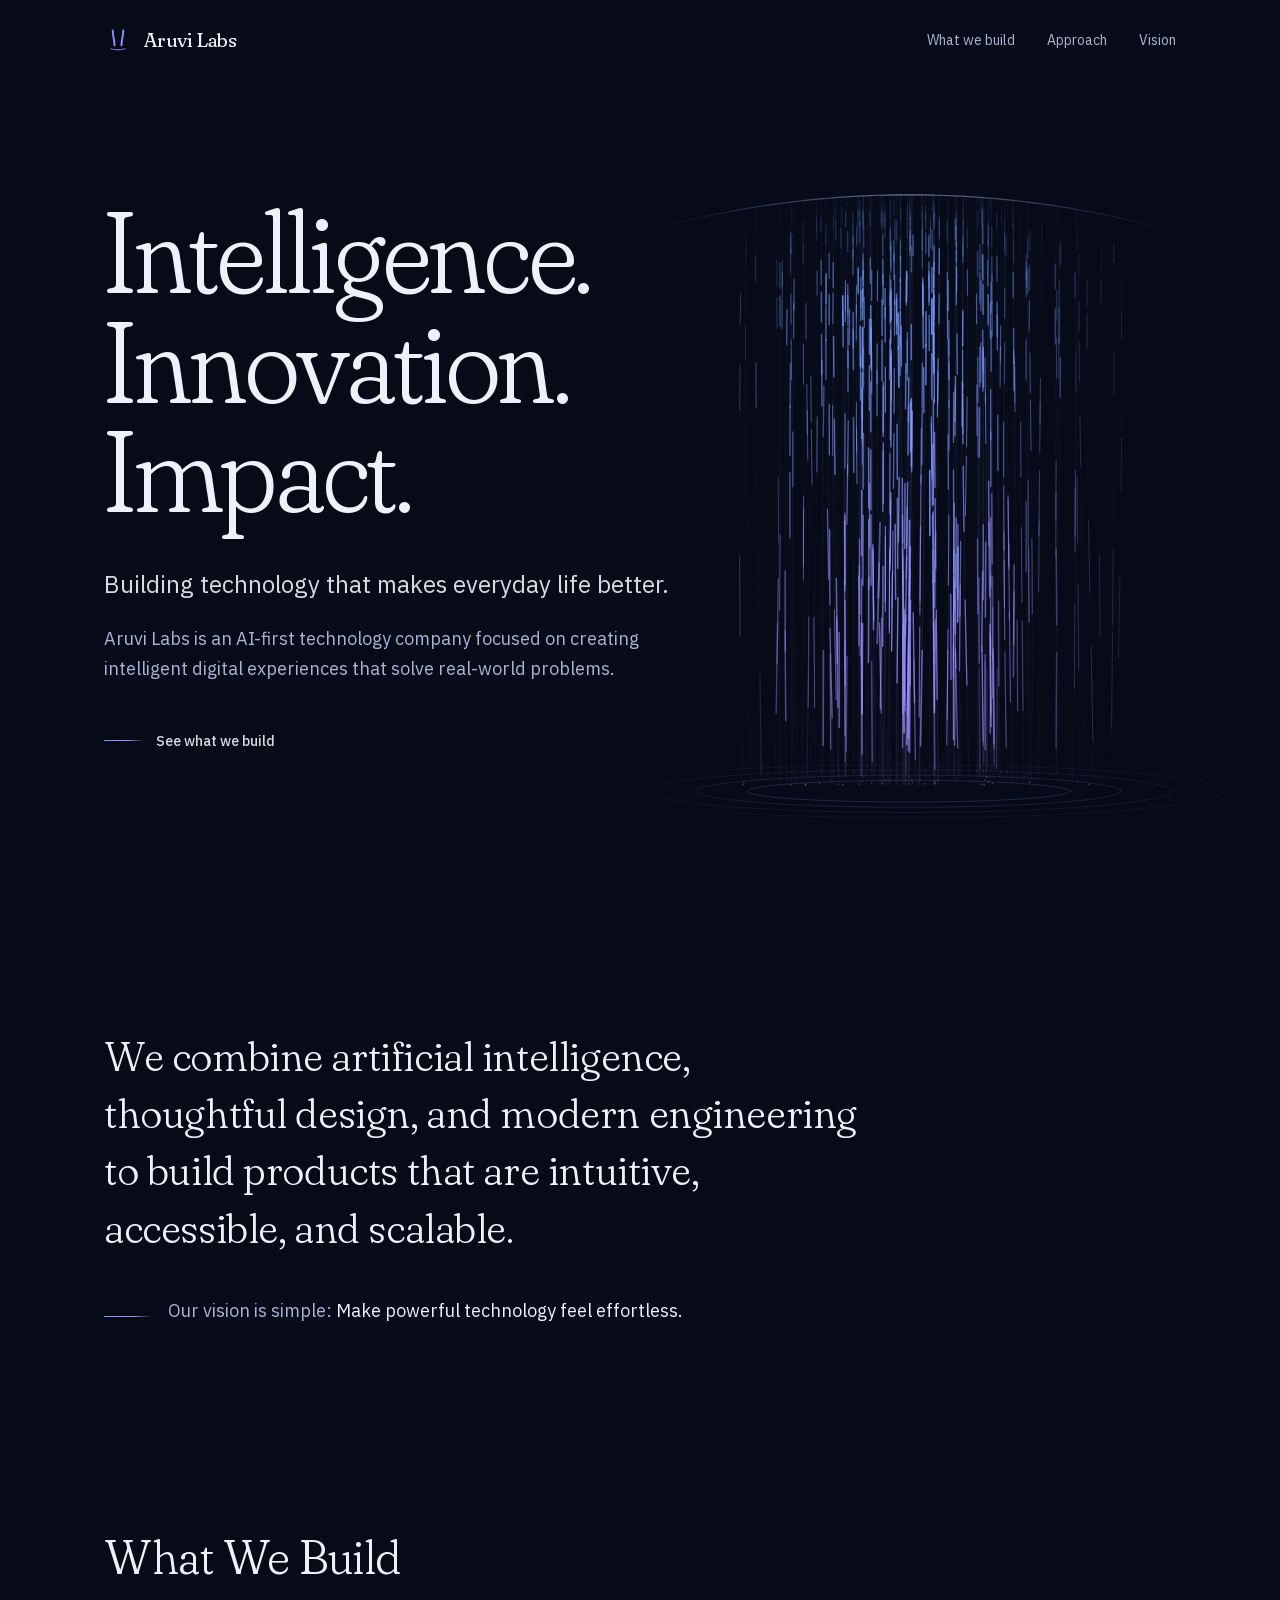
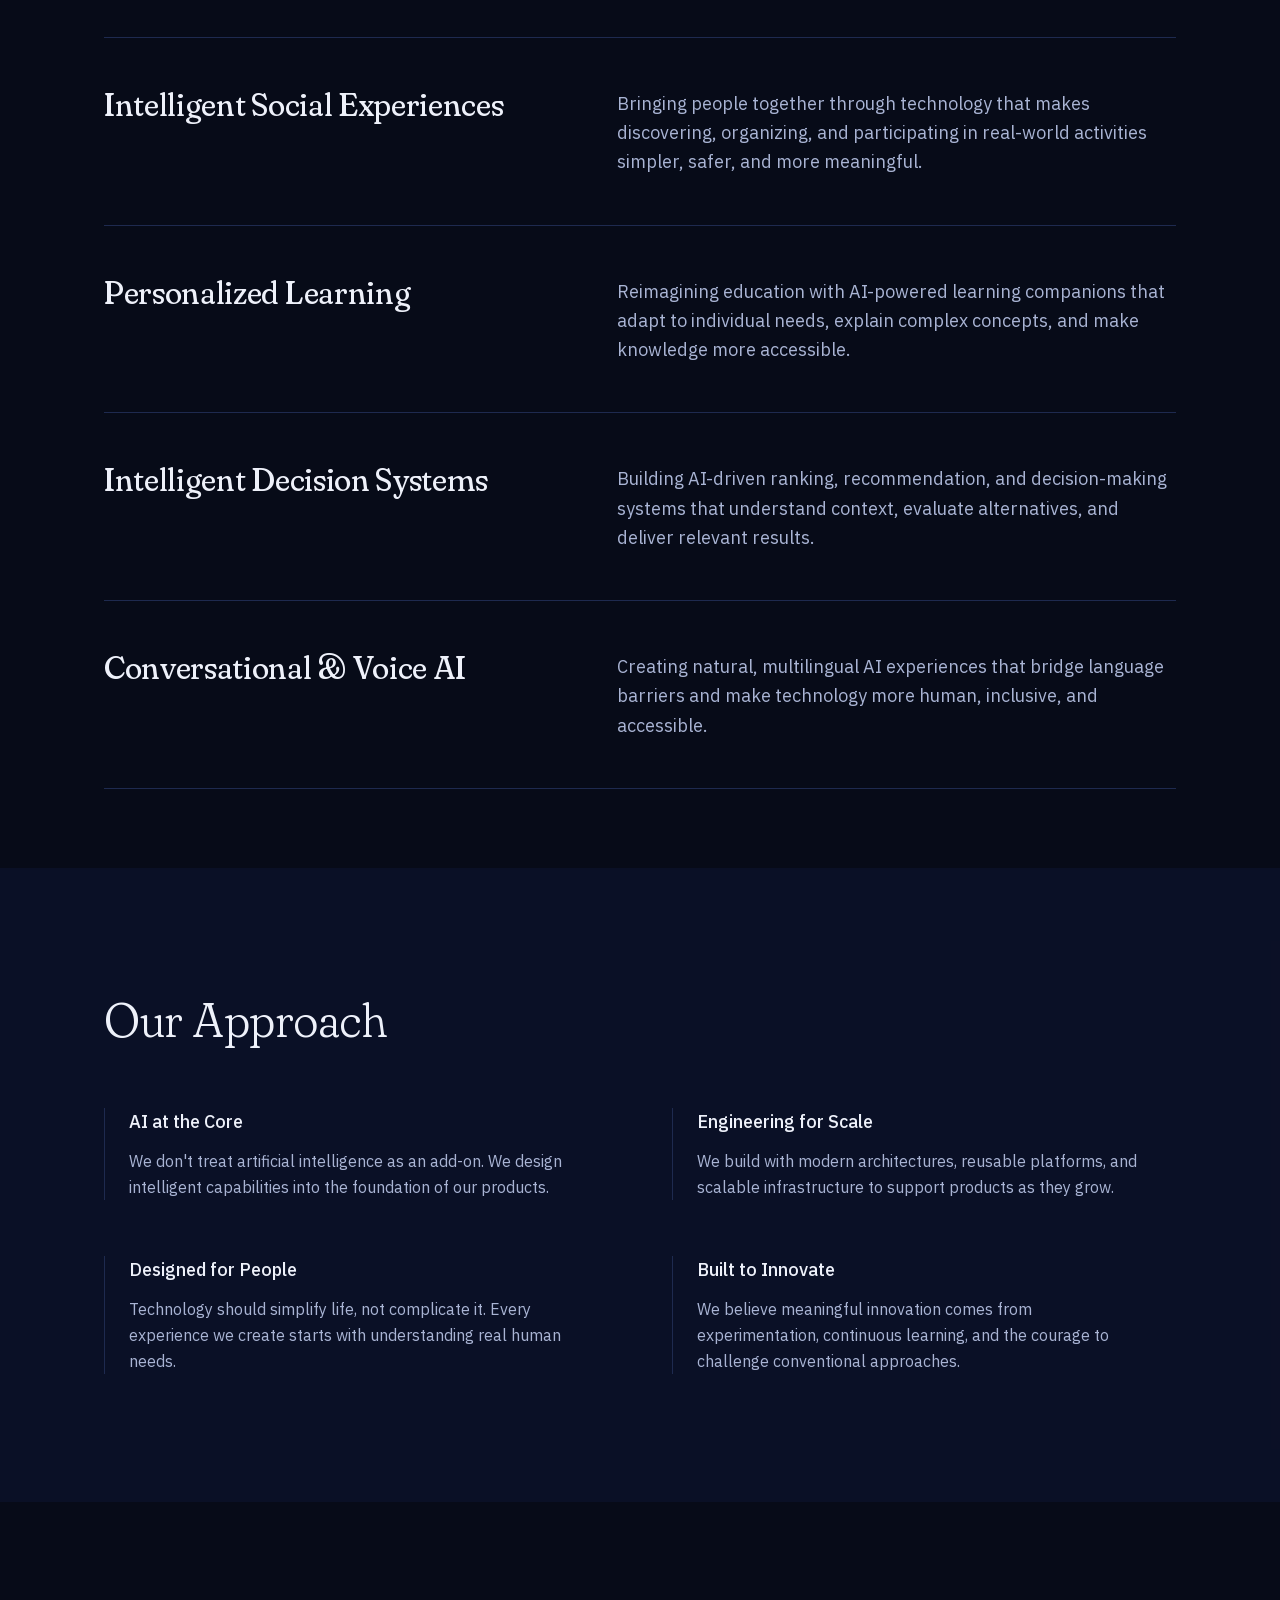
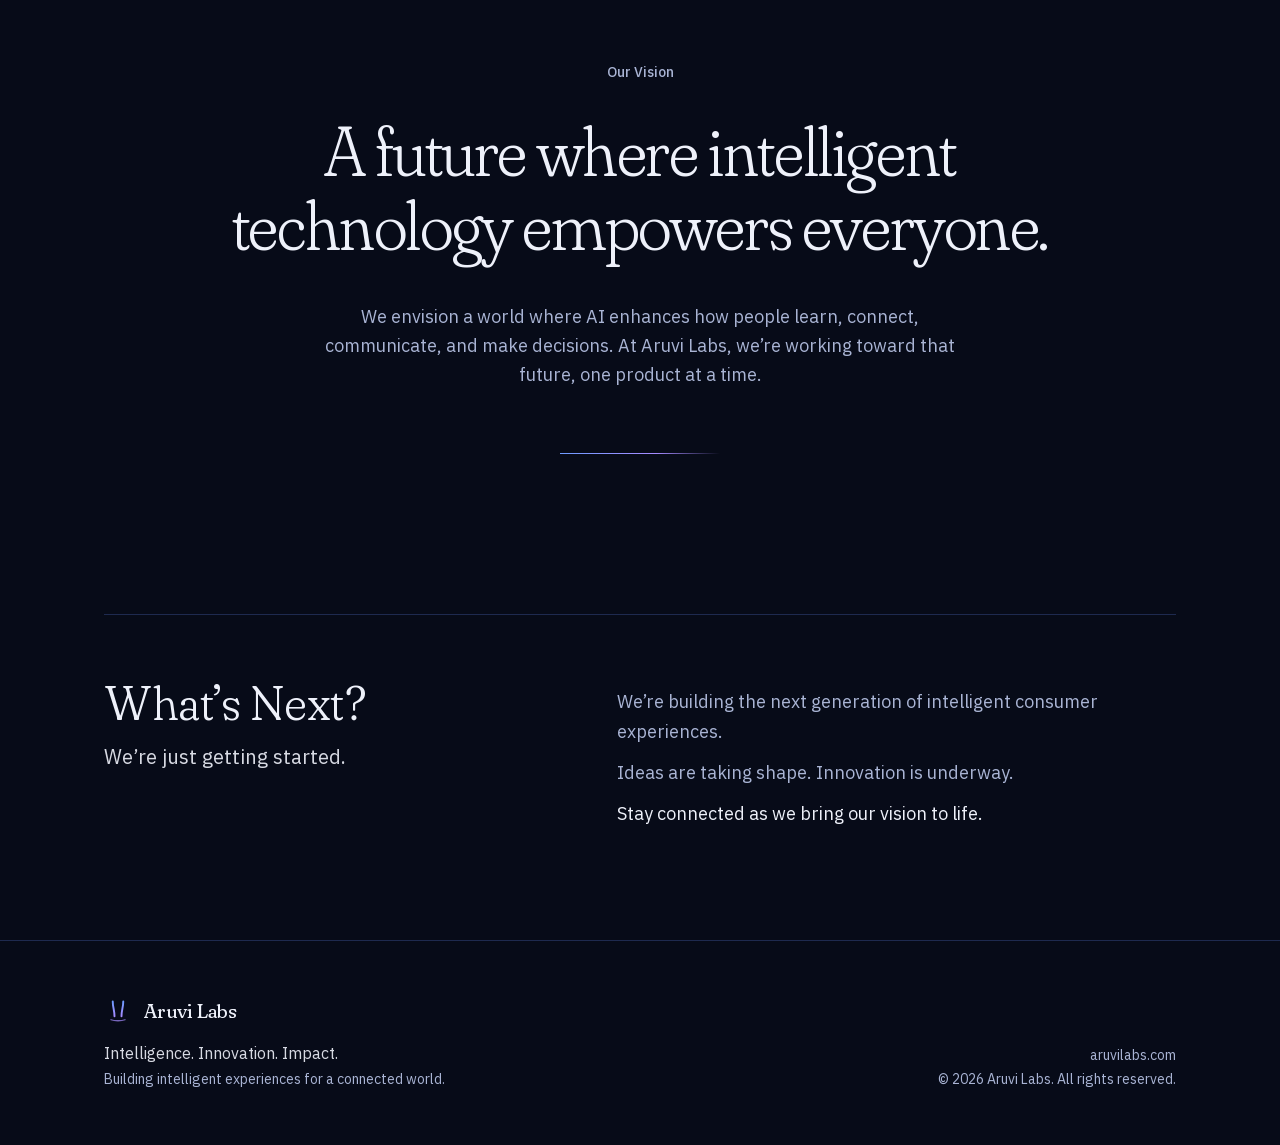
<file: index.html>
<!DOCTYPE html><!--7hg9rav08QokSFURAmdl7--><html lang="en" class="__variable_d8265e __variable_987bfa"><head><meta charSet="utf-8"/><meta name="viewport" content="width=device-width, initial-scale=1"/><link rel="preload" href="/_next/static/media/26d4368bf94c0ec4-s.p.woff2" as="font" crossorigin="" type="font/woff2"/><link rel="preload" href="/_next/static/media/26dc4a78f0c7af7f-s.p.woff2" as="font" crossorigin="" type="font/woff2"/><link rel="stylesheet" href="/_next/static/css/ef39be30e85f7b3c.css" data-precedence="next"/><link rel="preload" as="script" fetchPriority="low" href="/_next/static/chunks/webpack-ab7f53c350bb8f03.js"/><script src="/_next/static/chunks/4bd1b696-c023c6e3521b1417.js" async=""></script><script src="/_next/static/chunks/255-2005b055456c798b.js" async=""></script><script src="/_next/static/chunks/main-app-aaed94fce07d8869.js" async=""></script><script src="/_next/static/chunks/261-002772eb305f289f.js" async=""></script><script src="/_next/static/chunks/app/page-9628be8de219013b.js" async=""></script><meta name="next-size-adjust" content=""/><meta name="theme-color" content="#070b18"/><meta name="color-scheme" content="dark"/><title>Aruvi Labs — Intelligence. Innovation. Impact.</title><meta name="description" content="Aruvi Labs is an AI-first technology company creating intelligent digital experiences that solve real-world problems."/><meta name="robots" content="index, follow"/><link rel="canonical" href="https://aruvilabs.com"/><meta property="og:title" content="Aruvi Labs"/><meta property="og:description" content="Aruvi Labs is an AI-first technology company creating intelligent digital experiences that solve real-world problems."/><meta property="og:url" content="https://aruvilabs.com"/><meta property="og:site_name" content="Aruvi Labs"/><meta property="og:type" content="website"/><meta name="twitter:card" content="summary"/><meta name="twitter:title" content="Aruvi Labs"/><meta name="twitter:description" content="Aruvi Labs is an AI-first technology company creating intelligent digital experiences that solve real-world problems."/><link rel="icon" href="/favicon.svg"/><script src="/_next/static/chunks/polyfills-42372ed130431b0a.js" noModule=""></script></head><body><div hidden=""><!--$--><!--/$--></div><a href="#main" class="sr-only focus:not-sr-only focus:fixed focus:left-4 focus:top-4 focus:z-50 focus:rounded focus:bg-deep focus:px-4 focus:py-2">Skip to content</a><header class="mx-auto flex h-20 max-w-6xl items-center justify-between px-6 md:px-10"><a href="#main" class="flex items-center gap-3" aria-label="Aruvi Labs, back to top"><svg viewBox="0 0 32 32" class="h-7 w-7" aria-hidden="true"><defs><linearGradient id="mk" x1="0" y1="0" x2="0" y2="1"><stop offset="0" stop-color="#6e9bff"></stop><stop offset="1" stop-color="#a58bff"></stop></linearGradient></defs><g stroke="url(#mk)" stroke-width="2.2" stroke-linecap="round" fill="none"><path d="M10 5c0 7 2 10 2 17"></path><path d="M16 4c0 8 0 11 0 19"></path><path d="M22 5c0 7-2 10-2 17"></path></g><path d="M8 26c4 1.5 12 1.5 16 0" stroke="#a58bff" stroke-width="1.5" stroke-linecap="round" fill="none" opacity=".7"></path></svg><span class="display-soft text-xl tracking-tight">Aruvi Labs</span></a><nav aria-label="Sections"><ul class="hidden gap-8 text-sm text-mist sm:flex"><li><a class="hover:text-foam" href="#build">What we build</a></li><li><a class="hover:text-foam" href="#approach">Approach</a></li><li><a class="hover:text-foam" href="#vision">Vision</a></li></ul></nav></header><main id="main"><section aria-labelledby="hero-title" class="relative isolate overflow-hidden"><div class="pointer-events-none absolute inset-y-0 right-0 -z-10 w-full opacity-30 md:w-[58%] md:opacity-100 [mask-image:linear-gradient(to_right,transparent,black_35%)] md:[mask-image:linear-gradient(to_right,transparent,black_30%,black_85%,transparent)]" style="opacity:0"><canvas aria-hidden="true" class="h-full w-full"></canvas></div><div class="mx-auto flex min-h-[calc(100svh-5rem)] max-w-6xl flex-col justify-center px-6 pb-24 pt-16 md:px-10"><h1 id="hero-title" class="display text-[clamp(3.2rem,9vw,7.5rem)] font-light leading-[0.95] text-foam"><span class="block" style="opacity:0;transform:translateY(24px)">Intelligence.</span><span class="block" style="opacity:0;transform:translateY(24px)">Innovation.</span><span class="block" style="opacity:0;transform:translateY(24px)">Impact.</span></h1><p class="mt-10 max-w-xl text-xl leading-relaxed text-foam/90 md:text-2xl" style="opacity:0;transform:translateY(24px)">Building technology that makes everyday life better.</p><p class="mt-5 max-w-xl text-base leading-relaxed text-mist md:text-lg" style="opacity:0;transform:translateY(24px)">Aruvi Labs is an AI-first technology company focused on creating intelligent digital experiences that solve real-world problems.</p><a href="#build" class="group mt-12 inline-flex w-fit items-center gap-3 text-sm font-medium text-foam/90 hover:text-white" style="opacity:0;transform:translateY(24px)"><span class="stream-line h-px w-10 transition-[width] duration-700 group-hover:w-16" aria-hidden="true"></span>See what we build</a></div></section><section class="mx-auto max-w-6xl px-6 py-24 md:px-10 md:py-32"><p class="display-soft max-w-3xl text-[clamp(1.6rem,3.4vw,2.6rem)] font-light leading-snug text-foam">We combine artificial intelligence, thoughtful design, and modern engineering to build products that are intuitive, accessible, and scalable.</p><p class="mt-10 flex max-w-3xl items-baseline gap-4 text-lg text-mist"><span class="stream-line mt-3 h-px w-12 shrink-0" aria-hidden="true"></span><span>Our vision is simple: <span class="text-foam">Make powerful technology feel effortless.</span></span></p></section><section id="build" aria-labelledby="build-title" class="mx-auto max-w-6xl scroll-mt-8 px-6 py-20 md:px-10"><h2 id="build-title" class="display-soft mb-14 text-4xl font-light md:text-5xl">What We Build</h2><ul><li class="flow-row grid gap-4 py-10 md:grid-cols-[minmax(0,5fr)_minmax(0,6fr)] md:gap-12 md:py-12"><h3 class="flow-title display-soft text-2xl leading-tight text-foam md:text-[2rem]">Intelligent Social Experiences</h3><p class="max-w-prose text-base leading-relaxed text-mist md:pt-1 md:text-lg">Bringing people together through technology that makes discovering, organizing, and participating in real-world activities simpler, safer, and more meaningful.</p></li><li class="flow-row grid gap-4 py-10 md:grid-cols-[minmax(0,5fr)_minmax(0,6fr)] md:gap-12 md:py-12"><h3 class="flow-title display-soft text-2xl leading-tight text-foam md:text-[2rem]">Personalized Learning</h3><p class="max-w-prose text-base leading-relaxed text-mist md:pt-1 md:text-lg">Reimagining education with AI-powered learning companions that adapt to individual needs, explain complex concepts, and make knowledge more accessible.</p></li><li class="flow-row grid gap-4 py-10 md:grid-cols-[minmax(0,5fr)_minmax(0,6fr)] md:gap-12 md:py-12"><h3 class="flow-title display-soft text-2xl leading-tight text-foam md:text-[2rem]">Intelligent Decision Systems</h3><p class="max-w-prose text-base leading-relaxed text-mist md:pt-1 md:text-lg">Building AI-driven ranking, recommendation, and decision-making systems that understand context, evaluate alternatives, and deliver relevant results.</p></li><li class="flow-row grid gap-4 py-10 md:grid-cols-[minmax(0,5fr)_minmax(0,6fr)] md:gap-12 md:py-12"><h3 class="flow-title display-soft text-2xl leading-tight text-foam md:text-[2rem]">Conversational &amp; Voice AI</h3><p class="max-w-prose text-base leading-relaxed text-mist md:pt-1 md:text-lg">Creating natural, multilingual AI experiences that bridge language barriers and make technology more human, inclusive, and accessible.</p></li></ul><div class="flow-row" aria-hidden="true"></div></section><section id="approach" aria-labelledby="approach-title" class="relative scroll-mt-8 overflow-hidden bg-deep/60 py-24 md:py-32"><div class="mx-auto max-w-6xl px-6 md:px-10"><h2 id="approach-title" class="display-soft mb-16 text-4xl font-light md:text-5xl">Our Approach</h2><div class="grid gap-x-16 gap-y-14 md:grid-cols-2"><div class="border-l border-line pl-6"><h3 class="text-lg font-medium text-foam">AI at the Core</h3><p class="mt-3 max-w-md leading-relaxed text-mist">We don&#x27;t treat artificial intelligence as an add-on. We design intelligent capabilities into the foundation of our products.</p></div><div class="border-l border-line pl-6"><h3 class="text-lg font-medium text-foam">Engineering for Scale</h3><p class="mt-3 max-w-md leading-relaxed text-mist">We build with modern architectures, reusable platforms, and scalable infrastructure to support products as they grow.</p></div><div class="border-l border-line pl-6"><h3 class="text-lg font-medium text-foam">Designed for People</h3><p class="mt-3 max-w-md leading-relaxed text-mist">Technology should simplify life, not complicate it. Every experience we create starts with understanding real human needs.</p></div><div class="border-l border-line pl-6"><h3 class="text-lg font-medium text-foam">Built to Innovate</h3><p class="mt-3 max-w-md leading-relaxed text-mist">We believe meaningful innovation comes from experimentation, continuous learning, and the courage to challenge conventional approaches.</p></div></div></div></section><section id="vision" aria-labelledby="vision-title" class="mx-auto max-w-4xl scroll-mt-8 px-6 py-28 text-center md:py-40"><h2 id="vision-title" class="text-sm font-medium text-mist">Our Vision</h2><p class="display mt-8 text-[clamp(2.2rem,5.5vw,4.4rem)] font-light leading-[1.05] text-foam">A future where intelligent technology empowers everyone.</p><p class="mx-auto mt-10 max-w-2xl text-lg leading-relaxed text-mist">We envision a world where AI enhances how people learn, connect, communicate, and make decisions. At Aruvi Labs, we’re working toward that future, one product at a time.</p><div class="stream-line mx-auto mt-16 h-px w-40 [background:linear-gradient(90deg,transparent,#6e9bff,#a58bff,transparent)]" aria-hidden="true"></div></section><section aria-labelledby="next-title" class="mx-auto max-w-6xl px-6 pb-28 md:px-10"><div class="grid gap-8 border-t border-line pt-16 md:grid-cols-[minmax(0,5fr)_minmax(0,6fr)] md:gap-12"><div><h2 id="next-title" class="display-soft text-4xl font-light md:text-5xl">What’s Next?</h2><p class="mt-4 text-xl text-foam/90">We’re just getting started.</p></div><div class="space-y-3 text-lg leading-relaxed text-mist md:pt-2"><p>We’re building the next generation of intelligent consumer experiences.</p><p>Ideas are taking shape. Innovation is underway.</p><p class="text-foam">Stay connected as we bring our vision to life.</p></div></div></section></main><footer class="border-t border-line"><div class="mx-auto flex max-w-6xl flex-col gap-10 px-6 py-14 md:flex-row md:items-end md:justify-between md:px-10"><div><div class="flex items-center gap-3"><svg viewBox="0 0 32 32" class="h-7 w-7" aria-hidden="true"><defs><linearGradient id="mk" x1="0" y1="0" x2="0" y2="1"><stop offset="0" stop-color="#6e9bff"></stop><stop offset="1" stop-color="#a58bff"></stop></linearGradient></defs><g stroke="url(#mk)" stroke-width="2.2" stroke-linecap="round" fill="none"><path d="M10 5c0 7 2 10 2 17"></path><path d="M16 4c0 8 0 11 0 19"></path><path d="M22 5c0 7-2 10-2 17"></path></g><path d="M8 26c4 1.5 12 1.5 16 0" stroke="#a58bff" stroke-width="1.5" stroke-linecap="round" fill="none" opacity=".7"></path></svg><span class="display-soft text-xl">Aruvi Labs</span></div><p class="mt-4 text-foam/90">Intelligence. Innovation. Impact.</p><p class="mt-1 text-sm text-mist">Building intelligent experiences for a connected world.</p></div><div class="text-sm text-mist md:text-right"><p>aruvilabs.com</p><p class="mt-1">© 2026 Aruvi Labs. All rights reserved.</p></div></div></footer><!--$--><!--/$--><script type="application/ld+json">{"@context":"https://schema.org","@type":"Organization","name":"Aruvi Labs","url":"https://aruvilabs.com","slogan":"Intelligence. Innovation. Impact.","description":"Aruvi Labs is an AI-first technology company creating intelligent digital experiences that solve real-world problems."}</script><script src="/_next/static/chunks/webpack-ab7f53c350bb8f03.js" id="_R_" async=""></script><script>(self.__next_f=self.__next_f||[]).push([0])</script><script>self.__next_f.push([1,"1:\"$Sreact.fragment\"\n2:I[9766,[],\"\"]\n3:I[8924,[],\"\"]\n4:I[4107,[\"261\",\"static/chunks/261-002772eb305f289f.js\",\"974\",\"static/chunks/app/page-9628be8de219013b.js\"],\"default\"]\nd:I[7150,[],\"\"]\n:HL[\"/_next/static/media/26d4368bf94c0ec4-s.p.woff2\",\"font\",{\"crossOrigin\":\"\",\"type\":\"font/woff2\"}]\n:HL[\"/_next/static/media/26dc4a78f0c7af7f-s.p.woff2\",\"font\",{\"crossOrigin\":\"\",\"type\":\"font/woff2\"}]\n:HL[\"/_next/static/css/ef39be30e85f7b3c.css\",\"style\"]\n"])</script><script>self.__next_f.push([1,"0:{\"P\":null,\"b\":\"7hg9rav08QokSFURAmdl7\",\"p\":\"\",\"c\":[\"\",\"\"],\"i\":false,\"f\":[[[\"\",{\"children\":[\"__PAGE__\",{}]},\"$undefined\",\"$undefined\",true],[\"\",[\"$\",\"$1\",\"c\",{\"children\":[[[\"$\",\"link\",\"0\",{\"rel\":\"stylesheet\",\"href\":\"/_next/static/css/ef39be30e85f7b3c.css\",\"precedence\":\"next\",\"crossOrigin\":\"$undefined\",\"nonce\":\"$undefined\"}]],[\"$\",\"html\",null,{\"lang\":\"en\",\"className\":\"__variable_d8265e __variable_987bfa\",\"children\":[\"$\",\"body\",null,{\"children\":[[\"$\",\"a\",null,{\"href\":\"#main\",\"className\":\"sr-only focus:not-sr-only focus:fixed focus:left-4 focus:top-4 focus:z-50 focus:rounded focus:bg-deep focus:px-4 focus:py-2\",\"children\":\"Skip to content\"}],[\"$\",\"$L2\",null,{\"parallelRouterKey\":\"children\",\"error\":\"$undefined\",\"errorStyles\":\"$undefined\",\"errorScripts\":\"$undefined\",\"template\":[\"$\",\"$L3\",null,{}],\"templateStyles\":\"$undefined\",\"templateScripts\":\"$undefined\",\"notFound\":[[[\"$\",\"title\",null,{\"children\":\"404: This page could not be found.\"}],[\"$\",\"div\",null,{\"style\":{\"fontFamily\":\"system-ui,\\\"Segoe UI\\\",Roboto,Helvetica,Arial,sans-serif,\\\"Apple Color Emoji\\\",\\\"Segoe UI Emoji\\\"\",\"height\":\"100vh\",\"textAlign\":\"center\",\"display\":\"flex\",\"flexDirection\":\"column\",\"alignItems\":\"center\",\"justifyContent\":\"center\"},\"children\":[\"$\",\"div\",null,{\"children\":[[\"$\",\"style\",null,{\"dangerouslySetInnerHTML\":{\"__html\":\"body{color:#000;background:#fff;margin:0}.next-error-h1{border-right:1px solid rgba(0,0,0,.3)}@media (prefers-color-scheme:dark){body{color:#fff;background:#000}.next-error-h1{border-right:1px solid rgba(255,255,255,.3)}}\"}}],[\"$\",\"h1\",null,{\"className\":\"next-error-h1\",\"style\":{\"display\":\"inline-block\",\"margin\":\"0 20px 0 0\",\"padding\":\"0 23px 0 0\",\"fontSize\":24,\"fontWeight\":500,\"verticalAlign\":\"top\",\"lineHeight\":\"49px\"},\"children\":404}],[\"$\",\"div\",null,{\"style\":{\"display\":\"inline-block\"},\"children\":[\"$\",\"h2\",null,{\"style\":{\"fontSize\":14,\"fontWeight\":400,\"lineHeight\":\"49px\",\"margin\":0},\"children\":\"This page could not be found.\"}]}]]}]}]],[]],\"forbidden\":\"$undefined\",\"unauthorized\":\"$undefined\"}],[\"$\",\"script\",null,{\"type\":\"application/ld+json\",\"dangerouslySetInnerHTML\":{\"__html\":\"{\\\"@context\\\":\\\"https://schema.org\\\",\\\"@type\\\":\\\"Organization\\\",\\\"name\\\":\\\"Aruvi Labs\\\",\\\"url\\\":\\\"https://aruvilabs.com\\\",\\\"slogan\\\":\\\"Intelligence. Innovation. Impact.\\\",\\\"description\\\":\\\"Aruvi Labs is an AI-first technology company creating intelligent digital experiences that solve real-world problems.\\\"}\"}}]]}]}]]}],{\"children\":[\"__PAGE__\",[\"$\",\"$1\",\"c\",{\"children\":[[[\"$\",\"header\",null,{\"className\":\"mx-auto flex h-20 max-w-6xl items-center justify-between px-6 md:px-10\",\"children\":[[\"$\",\"a\",null,{\"href\":\"#main\",\"className\":\"flex items-center gap-3\",\"aria-label\":\"Aruvi Labs, back to top\",\"children\":[[\"$\",\"svg\",null,{\"viewBox\":\"0 0 32 32\",\"className\":\"h-7 w-7\",\"aria-hidden\":\"true\",\"children\":[[\"$\",\"defs\",null,{\"children\":[\"$\",\"linearGradient\",null,{\"id\":\"mk\",\"x1\":\"0\",\"y1\":\"0\",\"x2\":\"0\",\"y2\":\"1\",\"children\":[[\"$\",\"stop\",null,{\"offset\":\"0\",\"stopColor\":\"#6e9bff\"}],[\"$\",\"stop\",null,{\"offset\":\"1\",\"stopColor\":\"#a58bff\"}]]}]}],[\"$\",\"g\",null,{\"stroke\":\"url(#mk)\",\"strokeWidth\":\"2.2\",\"strokeLinecap\":\"round\",\"fill\":\"none\",\"children\":[[\"$\",\"path\",null,{\"d\":\"M10 5c0 7 2 10 2 17\"}],[\"$\",\"path\",null,{\"d\":\"M16 4c0 8 0 11 0 19\"}],[\"$\",\"path\",null,{\"d\":\"M22 5c0 7-2 10-2 17\"}]]}],[\"$\",\"path\",null,{\"d\":\"M8 26c4 1.5 12 1.5 16 0\",\"stroke\":\"#a58bff\",\"strokeWidth\":\"1.5\",\"strokeLinecap\":\"round\",\"fill\":\"none\",\"opacity\":\".7\"}]]}],[\"$\",\"span\",null,{\"className\":\"display-soft text-xl tracking-tight\",\"children\":\"Aruvi Labs\"}]]}],[\"$\",\"nav\",null,{\"aria-label\":\"Sections\",\"children\":[\"$\",\"ul\",null,{\"className\":\"hidden gap-8 text-sm text-mist sm:flex\",\"children\":[[\"$\",\"li\",null,{\"children\":[\"$\",\"a\",null,{\"className\":\"hover:text-foam\",\"href\":\"#build\",\"children\":\"What we build\"}]}],[\"$\",\"li\",null,{\"children\":[\"$\",\"a\",null,{\"className\":\"hover:text-foam\",\"href\":\"#approach\",\"children\":\"Approach\"}]}],[\"$\",\"li\",null,{\"children\":[\"$\",\"a\",null,{\"className\":\"hover:text-foam\",\"href\":\"#vision\",\"children\":\"Vision\"}]}]]}]}]]}],[\"$\",\"main\",null,{\"id\":\"main\",\"children\":[[\"$\",\"$L4\",null,{}],[\"$\",\"section\",null,{\"className\":\"mx-auto max-w-6xl px-6 py-24 md:px-10 md:py-32\",\"children\":[[\"$\",\"p\",null,{\"className\":\"display-soft max-w-3xl text-[clamp(1.6rem,3.4vw,2.6rem)] font-light leading-snug text-foam\",\"children\":\"We combine artificial intelligence, thoughtful design, and modern engineering to build products that are intuitive, accessible, and scalable.\"}],[\"$\",\"p\",null,{\"className\":\"mt-10 flex max-w-3xl items-baseline gap-4 text-lg text-mist\",\"children\":[[\"$\",\"span\",null,{\"className\":\"stream-line mt-3 h-px w-12 shrink-0\",\"aria-hidden\":\"true\"}],\"$L5\"]}]]}],\"$L6\",\"$L7\",\"$L8\",\"$L9\"]}],\"$La\"],null,\"$Lb\"]}],{},null,false]},null,false],\"$Lc\",false]],\"m\":\"$undefined\",\"G\":[\"$d\",[]],\"s\":false,\"S\":true}\n"])</script><script>self.__next_f.push([1,"e:I[4431,[],\"OutletBoundary\"]\n10:I[5278,[],\"AsyncMetadataOutlet\"]\n12:I[4431,[],\"ViewportBoundary\"]\n14:I[4431,[],\"MetadataBoundary\"]\n15:\"$Sreact.suspense\"\n5:[\"$\",\"span\",null,{\"children\":[\"Our vision is simple: \",[\"$\",\"span\",null,{\"className\":\"text-foam\",\"children\":\"Make powerful technology feel effortless.\"}]]}]\n"])</script><script>self.__next_f.push([1,"6:[\"$\",\"section\",null,{\"id\":\"build\",\"aria-labelledby\":\"build-title\",\"className\":\"mx-auto max-w-6xl scroll-mt-8 px-6 py-20 md:px-10\",\"children\":[[\"$\",\"h2\",null,{\"id\":\"build-title\",\"className\":\"display-soft mb-14 text-4xl font-light md:text-5xl\",\"children\":\"What We Build\"}],[\"$\",\"ul\",null,{\"children\":[[\"$\",\"li\",\"Intelligent Social Experiences\",{\"className\":\"flow-row grid gap-4 py-10 md:grid-cols-[minmax(0,5fr)_minmax(0,6fr)] md:gap-12 md:py-12\",\"children\":[[\"$\",\"h3\",null,{\"className\":\"flow-title display-soft text-2xl leading-tight text-foam md:text-[2rem]\",\"children\":\"Intelligent Social Experiences\"}],[\"$\",\"p\",null,{\"className\":\"max-w-prose text-base leading-relaxed text-mist md:pt-1 md:text-lg\",\"children\":\"Bringing people together through technology that makes discovering, organizing, and participating in real-world activities simpler, safer, and more meaningful.\"}]]}],[\"$\",\"li\",\"Personalized Learning\",{\"className\":\"flow-row grid gap-4 py-10 md:grid-cols-[minmax(0,5fr)_minmax(0,6fr)] md:gap-12 md:py-12\",\"children\":[[\"$\",\"h3\",null,{\"className\":\"flow-title display-soft text-2xl leading-tight text-foam md:text-[2rem]\",\"children\":\"Personalized Learning\"}],[\"$\",\"p\",null,{\"className\":\"max-w-prose text-base leading-relaxed text-mist md:pt-1 md:text-lg\",\"children\":\"Reimagining education with AI-powered learning companions that adapt to individual needs, explain complex concepts, and make knowledge more accessible.\"}]]}],[\"$\",\"li\",\"Intelligent Decision Systems\",{\"className\":\"flow-row grid gap-4 py-10 md:grid-cols-[minmax(0,5fr)_minmax(0,6fr)] md:gap-12 md:py-12\",\"children\":[[\"$\",\"h3\",null,{\"className\":\"flow-title display-soft text-2xl leading-tight text-foam md:text-[2rem]\",\"children\":\"Intelligent Decision Systems\"}],[\"$\",\"p\",null,{\"className\":\"max-w-prose text-base leading-relaxed text-mist md:pt-1 md:text-lg\",\"children\":\"Building AI-driven ranking, recommendation, and decision-making systems that understand context, evaluate alternatives, and deliver relevant results.\"}]]}],[\"$\",\"li\",\"Conversational \u0026 Voice AI\",{\"className\":\"flow-row grid gap-4 py-10 md:grid-cols-[minmax(0,5fr)_minmax(0,6fr)] md:gap-12 md:py-12\",\"children\":[[\"$\",\"h3\",null,{\"className\":\"flow-title display-soft text-2xl leading-tight text-foam md:text-[2rem]\",\"children\":\"Conversational \u0026 Voice AI\"}],[\"$\",\"p\",null,{\"className\":\"max-w-prose text-base leading-relaxed text-mist md:pt-1 md:text-lg\",\"children\":\"Creating natural, multilingual AI experiences that bridge language barriers and make technology more human, inclusive, and accessible.\"}]]}]]}],[\"$\",\"div\",null,{\"className\":\"flow-row\",\"aria-hidden\":\"true\"}]]}]\n"])</script><script>self.__next_f.push([1,"7:[\"$\",\"section\",null,{\"id\":\"approach\",\"aria-labelledby\":\"approach-title\",\"className\":\"relative scroll-mt-8 overflow-hidden bg-deep/60 py-24 md:py-32\",\"children\":[\"$\",\"div\",null,{\"className\":\"mx-auto max-w-6xl px-6 md:px-10\",\"children\":[[\"$\",\"h2\",null,{\"id\":\"approach-title\",\"className\":\"display-soft mb-16 text-4xl font-light md:text-5xl\",\"children\":\"Our Approach\"}],[\"$\",\"div\",null,{\"className\":\"grid gap-x-16 gap-y-14 md:grid-cols-2\",\"children\":[[\"$\",\"div\",\"AI at the Core\",{\"className\":\"border-l border-line pl-6\",\"children\":[[\"$\",\"h3\",null,{\"className\":\"text-lg font-medium text-foam\",\"children\":\"AI at the Core\"}],[\"$\",\"p\",null,{\"className\":\"mt-3 max-w-md leading-relaxed text-mist\",\"children\":\"We don't treat artificial intelligence as an add-on. We design intelligent capabilities into the foundation of our products.\"}]]}],[\"$\",\"div\",\"Engineering for Scale\",{\"className\":\"border-l border-line pl-6\",\"children\":[[\"$\",\"h3\",null,{\"className\":\"text-lg font-medium text-foam\",\"children\":\"Engineering for Scale\"}],[\"$\",\"p\",null,{\"className\":\"mt-3 max-w-md leading-relaxed text-mist\",\"children\":\"We build with modern architectures, reusable platforms, and scalable infrastructure to support products as they grow.\"}]]}],[\"$\",\"div\",\"Designed for People\",{\"className\":\"border-l border-line pl-6\",\"children\":[[\"$\",\"h3\",null,{\"className\":\"text-lg font-medium text-foam\",\"children\":\"Designed for People\"}],[\"$\",\"p\",null,{\"className\":\"mt-3 max-w-md leading-relaxed text-mist\",\"children\":\"Technology should simplify life, not complicate it. Every experience we create starts with understanding real human needs.\"}]]}],[\"$\",\"div\",\"Built to Innovate\",{\"className\":\"border-l border-line pl-6\",\"children\":[[\"$\",\"h3\",null,{\"className\":\"text-lg font-medium text-foam\",\"children\":\"Built to Innovate\"}],[\"$\",\"p\",null,{\"className\":\"mt-3 max-w-md leading-relaxed text-mist\",\"children\":\"We believe meaningful innovation comes from experimentation, continuous learning, and the courage to challenge conventional approaches.\"}]]}]]}]]}]}]\n"])</script><script>self.__next_f.push([1,"8:[\"$\",\"section\",null,{\"id\":\"vision\",\"aria-labelledby\":\"vision-title\",\"className\":\"mx-auto max-w-4xl scroll-mt-8 px-6 py-28 text-center md:py-40\",\"children\":[[\"$\",\"h2\",null,{\"id\":\"vision-title\",\"className\":\"text-sm font-medium text-mist\",\"children\":\"Our Vision\"}],[\"$\",\"p\",null,{\"className\":\"display mt-8 text-[clamp(2.2rem,5.5vw,4.4rem)] font-light leading-[1.05] text-foam\",\"children\":\"A future where intelligent technology empowers everyone.\"}],[\"$\",\"p\",null,{\"className\":\"mx-auto mt-10 max-w-2xl text-lg leading-relaxed text-mist\",\"children\":\"We envision a world where AI enhances how people learn, connect, communicate, and make decisions. At Aruvi Labs, we’re working toward that future, one product at a time.\"}],[\"$\",\"div\",null,{\"className\":\"stream-line mx-auto mt-16 h-px w-40 [background:linear-gradient(90deg,transparent,#6e9bff,#a58bff,transparent)]\",\"aria-hidden\":\"true\"}]]}]\n"])</script><script>self.__next_f.push([1,"9:[\"$\",\"section\",null,{\"aria-labelledby\":\"next-title\",\"className\":\"mx-auto max-w-6xl px-6 pb-28 md:px-10\",\"children\":[\"$\",\"div\",null,{\"className\":\"grid gap-8 border-t border-line pt-16 md:grid-cols-[minmax(0,5fr)_minmax(0,6fr)] md:gap-12\",\"children\":[[\"$\",\"div\",null,{\"children\":[[\"$\",\"h2\",null,{\"id\":\"next-title\",\"className\":\"display-soft text-4xl font-light md:text-5xl\",\"children\":\"What’s Next?\"}],[\"$\",\"p\",null,{\"className\":\"mt-4 text-xl text-foam/90\",\"children\":\"We’re just getting started.\"}]]}],[\"$\",\"div\",null,{\"className\":\"space-y-3 text-lg leading-relaxed text-mist md:pt-2\",\"children\":[[\"$\",\"p\",null,{\"children\":\"We’re building the next generation of intelligent consumer experiences.\"}],[\"$\",\"p\",null,{\"children\":\"Ideas are taking shape. Innovation is underway.\"}],[\"$\",\"p\",null,{\"className\":\"text-foam\",\"children\":\"Stay connected as we bring our vision to life.\"}]]}]]}]}]\n"])</script><script>self.__next_f.push([1,"a:[\"$\",\"footer\",null,{\"className\":\"border-t border-line\",\"children\":[\"$\",\"div\",null,{\"className\":\"mx-auto flex max-w-6xl flex-col gap-10 px-6 py-14 md:flex-row md:items-end md:justify-between md:px-10\",\"children\":[[\"$\",\"div\",null,{\"children\":[[\"$\",\"div\",null,{\"className\":\"flex items-center gap-3\",\"children\":[[\"$\",\"svg\",null,{\"viewBox\":\"0 0 32 32\",\"className\":\"h-7 w-7\",\"aria-hidden\":\"true\",\"children\":[[\"$\",\"defs\",null,{\"children\":[\"$\",\"linearGradient\",null,{\"id\":\"mk\",\"x1\":\"0\",\"y1\":\"0\",\"x2\":\"0\",\"y2\":\"1\",\"children\":[[\"$\",\"stop\",null,{\"offset\":\"0\",\"stopColor\":\"#6e9bff\"}],[\"$\",\"stop\",null,{\"offset\":\"1\",\"stopColor\":\"#a58bff\"}]]}]}],[\"$\",\"g\",null,{\"stroke\":\"url(#mk)\",\"strokeWidth\":\"2.2\",\"strokeLinecap\":\"round\",\"fill\":\"none\",\"children\":[[\"$\",\"path\",null,{\"d\":\"M10 5c0 7 2 10 2 17\"}],[\"$\",\"path\",null,{\"d\":\"M16 4c0 8 0 11 0 19\"}],[\"$\",\"path\",null,{\"d\":\"M22 5c0 7-2 10-2 17\"}]]}],[\"$\",\"path\",null,{\"d\":\"M8 26c4 1.5 12 1.5 16 0\",\"stroke\":\"#a58bff\",\"strokeWidth\":\"1.5\",\"strokeLinecap\":\"round\",\"fill\":\"none\",\"opacity\":\".7\"}]]}],[\"$\",\"span\",null,{\"className\":\"display-soft text-xl\",\"children\":\"Aruvi Labs\"}]]}],[\"$\",\"p\",null,{\"className\":\"mt-4 text-foam/90\",\"children\":\"Intelligence. Innovation. Impact.\"}],[\"$\",\"p\",null,{\"className\":\"mt-1 text-sm text-mist\",\"children\":\"Building intelligent experiences for a connected world.\"}]]}],[\"$\",\"div\",null,{\"className\":\"text-sm text-mist md:text-right\",\"children\":[[\"$\",\"p\",null,{\"children\":\"aruvilabs.com\"}],[\"$\",\"p\",null,{\"className\":\"mt-1\",\"children\":\"© 2026 Aruvi Labs. All rights reserved.\"}]]}]]}]}]\n"])</script><script>self.__next_f.push([1,"b:[\"$\",\"$Le\",null,{\"children\":[\"$Lf\",[\"$\",\"$L10\",null,{\"promise\":\"$@11\"}]]}]\nc:[\"$\",\"$1\",\"h\",{\"children\":[null,[[\"$\",\"$L12\",null,{\"children\":\"$L13\"}],[\"$\",\"meta\",null,{\"name\":\"next-size-adjust\",\"content\":\"\"}]],[\"$\",\"$L14\",null,{\"children\":[\"$\",\"div\",null,{\"hidden\":true,\"children\":[\"$\",\"$15\",null,{\"fallback\":null,\"children\":\"$L16\"}]}]}]]}]\n"])</script><script>self.__next_f.push([1,"13:[[\"$\",\"meta\",\"0\",{\"charSet\":\"utf-8\"}],[\"$\",\"meta\",\"1\",{\"name\":\"viewport\",\"content\":\"width=device-width, initial-scale=1\"}],[\"$\",\"meta\",\"2\",{\"name\":\"theme-color\",\"content\":\"#070b18\"}],[\"$\",\"meta\",\"3\",{\"name\":\"color-scheme\",\"content\":\"dark\"}]]\nf:null\n"])</script><script>self.__next_f.push([1,"17:I[622,[],\"IconMark\"]\n"])</script><script>self.__next_f.push([1,"11:{\"metadata\":[[\"$\",\"title\",\"0\",{\"children\":\"Aruvi Labs — Intelligence. Innovation. Impact.\"}],[\"$\",\"meta\",\"1\",{\"name\":\"description\",\"content\":\"Aruvi Labs is an AI-first technology company creating intelligent digital experiences that solve real-world problems.\"}],[\"$\",\"meta\",\"2\",{\"name\":\"robots\",\"content\":\"index, follow\"}],[\"$\",\"link\",\"3\",{\"rel\":\"canonical\",\"href\":\"https://aruvilabs.com\"}],[\"$\",\"meta\",\"4\",{\"property\":\"og:title\",\"content\":\"Aruvi Labs\"}],[\"$\",\"meta\",\"5\",{\"property\":\"og:description\",\"content\":\"Aruvi Labs is an AI-first technology company creating intelligent digital experiences that solve real-world problems.\"}],[\"$\",\"meta\",\"6\",{\"property\":\"og:url\",\"content\":\"https://aruvilabs.com\"}],[\"$\",\"meta\",\"7\",{\"property\":\"og:site_name\",\"content\":\"Aruvi Labs\"}],[\"$\",\"meta\",\"8\",{\"property\":\"og:type\",\"content\":\"website\"}],[\"$\",\"meta\",\"9\",{\"name\":\"twitter:card\",\"content\":\"summary\"}],[\"$\",\"meta\",\"10\",{\"name\":\"twitter:title\",\"content\":\"Aruvi Labs\"}],[\"$\",\"meta\",\"11\",{\"name\":\"twitter:description\",\"content\":\"Aruvi Labs is an AI-first technology company creating intelligent digital experiences that solve real-world problems.\"}],[\"$\",\"link\",\"12\",{\"rel\":\"icon\",\"href\":\"/favicon.svg\"}],[\"$\",\"$L17\",\"13\",{}]],\"error\":null,\"digest\":\"$undefined\"}\n"])</script><script>self.__next_f.push([1,"16:\"$11:metadata\"\n"])</script></body></html>
</file>
<file: _next/static/css/ef39be30e85f7b3c.css>
@font-face{font-family:Fraunces;font-style:normal;font-weight:100 900;font-display:swap;src:url(/_next/static/media/e8c7e585bb5e69ba-s.woff2) format("woff2");unicode-range:u+0102-0103,u+0110-0111,u+0128-0129,u+0168-0169,u+01a0-01a1,u+01af-01b0,u+0300-0301,u+0303-0304,u+0308-0309,u+0323,u+0329,u+1ea0-1ef9,u+20ab}@font-face{font-family:Fraunces;font-style:normal;font-weight:100 900;font-display:swap;src:url(/_next/static/media/d02d66744511ad29-s.woff2) format("woff2");unicode-range:u+0100-02ba,u+02bd-02c5,u+02c7-02cc,u+02ce-02d7,u+02dd-02ff,u+0304,u+0308,u+0329,u+1d00-1dbf,u+1e00-1e9f,u+1ef2-1eff,u+2020,u+20a0-20ab,u+20ad-20c4,u+2113,u+2c60-2c7f,u+a720-a7ff}@font-face{font-family:Fraunces;font-style:normal;font-weight:100 900;font-display:swap;src:url(/_next/static/media/26dc4a78f0c7af7f-s.p.woff2) format("woff2");unicode-range:u+00??,u+0131,u+0152-0153,u+02bb-02bc,u+02c6,u+02da,u+02dc,u+0304,u+0308,u+0329,u+2000-206f,u+20ac,u+2122,u+2191,u+2193,u+2212,u+2215,u+feff,u+fffd}@font-face{font-family:Fraunces Fallback;src:local("Times New Roman");ascent-override:84.71%;descent-override:22.09%;line-gap-override:0.00%;size-adjust:115.45%}.__className_d8265e{font-family:Fraunces,Fraunces Fallback;font-style:normal}.__variable_d8265e{--font-fraunces:"Fraunces","Fraunces Fallback"}@font-face{font-family:IBM Plex Sans;font-style:normal;font-weight:400;font-stretch:100%;font-display:swap;src:url(/_next/static/media/7b19b489dc6743ba-s.woff2) format("woff2");unicode-range:u+0460-052f,u+1c80-1c8a,u+20b4,u+2de0-2dff,u+a640-a69f,u+fe2e-fe2f}@font-face{font-family:IBM Plex Sans;font-style:normal;font-weight:400;font-stretch:100%;font-display:swap;src:url(/_next/static/media/28793f5c5e3d822d-s.woff2) format("woff2");unicode-range:u+0301,u+0400-045f,u+0490-0491,u+04b0-04b1,u+2116}@font-face{font-family:IBM Plex Sans;font-style:normal;font-weight:400;font-stretch:100%;font-display:swap;src:url(/_next/static/media/c9c3823090ec8b55-s.woff2) format("woff2");unicode-range:u+0370-0377,u+037a-037f,u+0384-038a,u+038c,u+038e-03a1,u+03a3-03ff}@font-face{font-family:IBM Plex Sans;font-style:normal;font-weight:400;font-stretch:100%;font-display:swap;src:url(/_next/static/media/b3bf17a9041d9433-s.woff2) format("woff2");unicode-range:u+0102-0103,u+0110-0111,u+0128-0129,u+0168-0169,u+01a0-01a1,u+01af-01b0,u+0300-0301,u+0303-0304,u+0308-0309,u+0323,u+0329,u+1ea0-1ef9,u+20ab}@font-face{font-family:IBM Plex Sans;font-style:normal;font-weight:400;font-stretch:100%;font-display:swap;src:url(/_next/static/media/2801417b65625cf5-s.woff2) format("woff2");unicode-range:u+0100-02ba,u+02bd-02c5,u+02c7-02cc,u+02ce-02d7,u+02dd-02ff,u+0304,u+0308,u+0329,u+1d00-1dbf,u+1e00-1e9f,u+1ef2-1eff,u+2020,u+20a0-20ab,u+20ad-20c4,u+2113,u+2c60-2c7f,u+a720-a7ff}@font-face{font-family:IBM Plex Sans;font-style:normal;font-weight:400;font-stretch:100%;font-display:swap;src:url(/_next/static/media/26d4368bf94c0ec4-s.p.woff2) format("woff2");unicode-range:u+00??,u+0131,u+0152-0153,u+02bb-02bc,u+02c6,u+02da,u+02dc,u+0304,u+0308,u+0329,u+2000-206f,u+20ac,u+2122,u+2191,u+2193,u+2212,u+2215,u+feff,u+fffd}@font-face{font-family:IBM Plex Sans;font-style:normal;font-weight:500;font-stretch:100%;font-display:swap;src:url(/_next/static/media/7b19b489dc6743ba-s.woff2) format("woff2");unicode-range:u+0460-052f,u+1c80-1c8a,u+20b4,u+2de0-2dff,u+a640-a69f,u+fe2e-fe2f}@font-face{font-family:IBM Plex Sans;font-style:normal;font-weight:500;font-stretch:100%;font-display:swap;src:url(/_next/static/media/28793f5c5e3d822d-s.woff2) format("woff2");unicode-range:u+0301,u+0400-045f,u+0490-0491,u+04b0-04b1,u+2116}@font-face{font-family:IBM Plex Sans;font-style:normal;font-weight:500;font-stretch:100%;font-display:swap;src:url(/_next/static/media/c9c3823090ec8b55-s.woff2) format("woff2");unicode-range:u+0370-0377,u+037a-037f,u+0384-038a,u+038c,u+038e-03a1,u+03a3-03ff}@font-face{font-family:IBM Plex Sans;font-style:normal;font-weight:500;font-stretch:100%;font-display:swap;src:url(/_next/static/media/b3bf17a9041d9433-s.woff2) format("woff2");unicode-range:u+0102-0103,u+0110-0111,u+0128-0129,u+0168-0169,u+01a0-01a1,u+01af-01b0,u+0300-0301,u+0303-0304,u+0308-0309,u+0323,u+0329,u+1ea0-1ef9,u+20ab}@font-face{font-family:IBM Plex Sans;font-style:normal;font-weight:500;font-stretch:100%;font-display:swap;src:url(/_next/static/media/2801417b65625cf5-s.woff2) format("woff2");unicode-range:u+0100-02ba,u+02bd-02c5,u+02c7-02cc,u+02ce-02d7,u+02dd-02ff,u+0304,u+0308,u+0329,u+1d00-1dbf,u+1e00-1e9f,u+1ef2-1eff,u+2020,u+20a0-20ab,u+20ad-20c4,u+2113,u+2c60-2c7f,u+a720-a7ff}@font-face{font-family:IBM Plex Sans;font-style:normal;font-weight:500;font-stretch:100%;font-display:swap;src:url(/_next/static/media/26d4368bf94c0ec4-s.p.woff2) format("woff2");unicode-range:u+00??,u+0131,u+0152-0153,u+02bb-02bc,u+02c6,u+02da,u+02dc,u+0304,u+0308,u+0329,u+2000-206f,u+20ac,u+2122,u+2191,u+2193,u+2212,u+2215,u+feff,u+fffd}@font-face{font-family:IBM Plex Sans;font-style:normal;font-weight:600;font-stretch:100%;font-display:swap;src:url(/_next/static/media/7b19b489dc6743ba-s.woff2) format("woff2");unicode-range:u+0460-052f,u+1c80-1c8a,u+20b4,u+2de0-2dff,u+a640-a69f,u+fe2e-fe2f}@font-face{font-family:IBM Plex Sans;font-style:normal;font-weight:600;font-stretch:100%;font-display:swap;src:url(/_next/static/media/28793f5c5e3d822d-s.woff2) format("woff2");unicode-range:u+0301,u+0400-045f,u+0490-0491,u+04b0-04b1,u+2116}@font-face{font-family:IBM Plex Sans;font-style:normal;font-weight:600;font-stretch:100%;font-display:swap;src:url(/_next/static/media/c9c3823090ec8b55-s.woff2) format("woff2");unicode-range:u+0370-0377,u+037a-037f,u+0384-038a,u+038c,u+038e-03a1,u+03a3-03ff}@font-face{font-family:IBM Plex Sans;font-style:normal;font-weight:600;font-stretch:100%;font-display:swap;src:url(/_next/static/media/b3bf17a9041d9433-s.woff2) format("woff2");unicode-range:u+0102-0103,u+0110-0111,u+0128-0129,u+0168-0169,u+01a0-01a1,u+01af-01b0,u+0300-0301,u+0303-0304,u+0308-0309,u+0323,u+0329,u+1ea0-1ef9,u+20ab}@font-face{font-family:IBM Plex Sans;font-style:normal;font-weight:600;font-stretch:100%;font-display:swap;src:url(/_next/static/media/2801417b65625cf5-s.woff2) format("woff2");unicode-range:u+0100-02ba,u+02bd-02c5,u+02c7-02cc,u+02ce-02d7,u+02dd-02ff,u+0304,u+0308,u+0329,u+1d00-1dbf,u+1e00-1e9f,u+1ef2-1eff,u+2020,u+20a0-20ab,u+20ad-20c4,u+2113,u+2c60-2c7f,u+a720-a7ff}@font-face{font-family:IBM Plex Sans;font-style:normal;font-weight:600;font-stretch:100%;font-display:swap;src:url(/_next/static/media/26d4368bf94c0ec4-s.p.woff2) format("woff2");unicode-range:u+00??,u+0131,u+0152-0153,u+02bb-02bc,u+02c6,u+02da,u+02dc,u+0304,u+0308,u+0329,u+2000-206f,u+20ac,u+2122,u+2191,u+2193,u+2212,u+2215,u+feff,u+fffd}@font-face{font-family:IBM Plex Sans Fallback;src:local("Arial");ascent-override:101.32%;descent-override:27.18%;line-gap-override:0.00%;size-adjust:101.17%}.__className_987bfa{font-family:IBM Plex Sans,IBM Plex Sans Fallback;font-style:normal}.__variable_987bfa{--font-plex:"IBM Plex Sans","IBM Plex Sans Fallback"}

/*! tailwindcss v4.3.3 | MIT License | https://tailwindcss.com */@layer properties{@supports (((-webkit-hyphens:none)) and (not (margin-trim:inline))) or ((-moz-orient:inline) and (not (color:rgb(from red r g b)))){*,::backdrop,:after,:before{--tw-space-y-reverse:0;--tw-border-style:solid;--tw-leading:initial;--tw-font-weight:initial;--tw-tracking:initial;--tw-duration:initial}}}@layer theme{:host,:root{--font-sans:var(--font-plex),ui-sans-serif,system-ui,sans-serif;--font-mono:ui-monospace,SFMono-Regular,Menlo,Monaco,Consolas,"Liberation Mono","Courier New",monospace;--color-white:#fff;--spacing:.25rem;--container-md:28rem;--container-xl:36rem;--container-2xl:42rem;--container-3xl:48rem;--container-4xl:56rem;--container-6xl:72rem;--text-sm:.875rem;--text-sm--line-height:calc(1.25 / .875);--text-base:1rem;--text-base--line-height:calc(1.5 / 1);--text-lg:1.125rem;--text-lg--line-height:calc(1.75 / 1.125);--text-xl:1.25rem;--text-xl--line-height:calc(1.75 / 1.25);--text-2xl:1.5rem;--text-2xl--line-height:calc(2 / 1.5);--text-4xl:2.25rem;--text-4xl--line-height:calc(2.5 / 2.25);--text-5xl:3rem;--text-5xl--line-height:1;--font-weight-light:300;--font-weight-medium:500;--tracking-tight:-.025em;--leading-tight:1.25;--leading-snug:1.375;--leading-relaxed:1.625;--default-transition-duration:.15s;--default-transition-timing-function:cubic-bezier(.4,0,.2,1);--default-font-family:var(--font-sans);--default-mono-font-family:var(--font-mono);--color-night:#070b18;--color-deep:#0d1430;--color-line:#1e2a4f;--color-mist:#a9b4d4;--color-foam:#eef1fa;--color-cascade:#6e9bff;--color-iris:#a58bff;--font-display:var(--font-fraunces),ui-serif,Georgia,serif}}@layer base{*,::backdrop,:after,:before{box-sizing:border-box;border:0 solid;margin:0;padding:0}::file-selector-button{box-sizing:border-box;border:0 solid;margin:0;padding:0}:host,html{-webkit-text-size-adjust:100%;tab-size:4;line-height:1.5;font-family:var(--default-font-family,-apple-system,BlinkMacSystemFont,"Segoe UI",Roboto,"Helvetica Neue","Noto Sans",Arial,sans-serif,"Apple Color Emoji","Segoe UI Emoji","Segoe UI Symbol","Noto Color Emoji");font-feature-settings:var(--default-font-feature-settings,normal);font-variation-settings:var(--default-font-variation-settings,normal);-webkit-tap-highlight-color:transparent}hr{height:0;color:inherit;border-top-width:1px}abbr:where([title]){-webkit-text-decoration:underline dotted;text-decoration:underline dotted}h1,h2,h3,h4,h5,h6{font-size:inherit;font-weight:inherit}a{color:inherit;-webkit-text-decoration:inherit;text-decoration:inherit}b,strong{font-weight:bolder}code,kbd,pre,samp{font-family:var(--default-mono-font-family,ui-monospace,SFMono-Regular,Menlo,Monaco,Consolas,"Liberation Mono","Courier New",monospace);font-feature-settings:var(--default-mono-font-feature-settings,normal);font-variation-settings:var(--default-mono-font-variation-settings,normal);font-size:1em}small{font-size:80%}sub,sup{vertical-align:baseline;font-size:75%;line-height:0;position:relative}sub{bottom:-.25em}sup{top:-.5em}table{text-indent:0;border-color:inherit;border-collapse:collapse}:-moz-focusring:where(:not(iframe)){outline:auto}progress{vertical-align:baseline}summary{display:list-item}menu,ol,ul{list-style:none}audio,canvas,embed,iframe,img,object,svg,video{vertical-align:middle;display:block}img,video{max-width:100%;height:auto}button,input,optgroup,select,textarea{font:inherit;font-feature-settings:inherit;font-variation-settings:inherit;letter-spacing:inherit;color:inherit;opacity:1;background-color:#0000;border-radius:0}::file-selector-button{font:inherit;font-feature-settings:inherit;font-variation-settings:inherit;letter-spacing:inherit;color:inherit;opacity:1;background-color:#0000;border-radius:0}:where(select:is([multiple],[size])) optgroup{font-weight:bolder}:where(select:is([multiple],[size])) optgroup option{padding-inline-start:20px}::file-selector-button{margin-inline-end:4px}::placeholder{opacity:1}@supports (not ((-webkit-appearance:-apple-pay-button))) or (contain-intrinsic-size:1px){::placeholder{color:currentColor}@supports (color:color-mix(in lab,red,red)){::placeholder{color:color-mix(in oklab,currentcolor 50%,transparent)}}}textarea{resize:vertical}::-webkit-search-decoration{-webkit-appearance:none}::-webkit-date-and-time-value{min-height:1lh;text-align:inherit}::-webkit-datetime-edit{display:inline-flex}::-webkit-datetime-edit-fields-wrapper{padding:0}::-webkit-datetime-edit,::-webkit-datetime-edit-year-field{padding-block:0}::-webkit-datetime-edit-day-field,::-webkit-datetime-edit-month-field{padding-block:0}::-webkit-datetime-edit-hour-field,::-webkit-datetime-edit-minute-field{padding-block:0}::-webkit-datetime-edit-millisecond-field,::-webkit-datetime-edit-second-field{padding-block:0}::-webkit-datetime-edit-meridiem-field{padding-block:0}::-webkit-calendar-picker-indicator{line-height:1}:-moz-ui-invalid{box-shadow:none}button,input:where([type=button],[type=reset],[type=submit]){appearance:button}::file-selector-button{appearance:button}::-webkit-inner-spin-button,::-webkit-outer-spin-button{height:auto}[hidden]:where(:not([hidden=until-found])){display:none!important}}@layer components;@layer utilities{.pointer-events-none{pointer-events:none}.visible{visibility:visible}.sr-only{clip-path:inset(50%);white-space:nowrap;border-width:0;width:1px;height:1px;margin:-1px;padding:0;overflow:hidden}.absolute,.sr-only{position:absolute}.fixed{position:fixed}.relative{position:relative}.static{position:static}.inset-y-0{inset-block:0}.right-0{right:0}.isolate{isolation:isolate}.-z-10{z-index:calc(10 * -1)}.mx-auto{margin-inline:auto}.mt-1{margin-top:var(--spacing)}.mt-3{margin-top:calc(var(--spacing) * 3)}.mt-4{margin-top:calc(var(--spacing) * 4)}.mt-5{margin-top:calc(var(--spacing) * 5)}.mt-8{margin-top:calc(var(--spacing) * 8)}.mt-10{margin-top:calc(var(--spacing) * 10)}.mt-12{margin-top:calc(var(--spacing) * 12)}.mt-16{margin-top:calc(var(--spacing) * 16)}.mb-14{margin-bottom:calc(var(--spacing) * 14)}.mb-16{margin-bottom:calc(var(--spacing) * 16)}.block{display:block}.flex{display:flex}.grid{display:grid}.hidden{display:none}.inline-flex{display:inline-flex}.h-7{height:calc(var(--spacing) * 7)}.h-20{height:calc(var(--spacing) * 20)}.h-full{height:100%}.h-px{height:1px}.min-h-\[calc\(100svh-5rem\)\]{min-height:calc(100svh - 5rem)}.w-7{width:calc(var(--spacing) * 7)}.w-10{width:calc(var(--spacing) * 10)}.w-12{width:calc(var(--spacing) * 12)}.w-40{width:calc(var(--spacing) * 40)}.w-fit{width:fit-content}.w-full{width:100%}.max-w-2xl{max-width:var(--container-2xl)}.max-w-3xl{max-width:var(--container-3xl)}.max-w-4xl{max-width:var(--container-4xl)}.max-w-6xl{max-width:var(--container-6xl)}.max-w-md{max-width:var(--container-md)}.max-w-prose{max-width:65ch}.max-w-xl{max-width:var(--container-xl)}.shrink-0{flex-shrink:0}.scroll-mt-8{scroll-margin-top:calc(var(--spacing) * 8)}.flex-col{flex-direction:column}.items-baseline{align-items:baseline}.items-center{align-items:center}.justify-between{justify-content:space-between}.justify-center{justify-content:center}.gap-3{gap:calc(var(--spacing) * 3)}.gap-4{gap:calc(var(--spacing) * 4)}.gap-8{gap:calc(var(--spacing) * 8)}.gap-10{gap:calc(var(--spacing) * 10)}:where(.space-y-3>:not(:last-child)){--tw-space-y-reverse:0;margin-block-start:calc(calc(var(--spacing) * 3) * var(--tw-space-y-reverse));margin-block-end:calc(calc(var(--spacing) * 3) * calc(1 - var(--tw-space-y-reverse)))}.gap-x-16{column-gap:calc(var(--spacing) * 16)}.gap-y-14{row-gap:calc(var(--spacing) * 14)}.overflow-hidden{overflow:hidden}.border-t{border-top-style:var(--tw-border-style);border-top-width:1px}.border-l{border-left-style:var(--tw-border-style);border-left-width:1px}.border-line{border-color:var(--color-line)}.bg-deep\/60{background-color:#0d143099}@supports (color:color-mix(in lab,red,red)){.bg-deep\/60{background-color:color-mix(in oklab,var(--color-deep) 60%,transparent)}}.\[mask-image\:linear-gradient\(to_right\,transparent\,black_35\%\)\]{-webkit-mask-image:linear-gradient(90deg,#0000,#000 35%);mask-image:linear-gradient(90deg,#0000,#000 35%)}.px-6{padding-inline:calc(var(--spacing) * 6)}.py-10{padding-block:calc(var(--spacing) * 10)}.py-14{padding-block:calc(var(--spacing) * 14)}.py-20{padding-block:calc(var(--spacing) * 20)}.py-24{padding-block:calc(var(--spacing) * 24)}.py-28{padding-block:calc(var(--spacing) * 28)}.pt-16{padding-top:calc(var(--spacing) * 16)}.pb-24{padding-bottom:calc(var(--spacing) * 24)}.pb-28{padding-bottom:calc(var(--spacing) * 28)}.pl-6{padding-left:calc(var(--spacing) * 6)}.text-center{text-align:center}.text-2xl{font-size:var(--text-2xl);line-height:var(--tw-leading,var(--text-2xl--line-height))}.text-4xl{font-size:var(--text-4xl);line-height:var(--tw-leading,var(--text-4xl--line-height))}.text-base{font-size:var(--text-base);line-height:var(--tw-leading,var(--text-base--line-height))}.text-lg{font-size:var(--text-lg);line-height:var(--tw-leading,var(--text-lg--line-height))}.text-sm{font-size:var(--text-sm);line-height:var(--tw-leading,var(--text-sm--line-height))}.text-xl{font-size:var(--text-xl);line-height:var(--tw-leading,var(--text-xl--line-height))}.text-\[clamp\(1\.6rem\,3\.4vw\,2\.6rem\)\]{font-size:clamp(1.6rem,3.4vw,2.6rem)}.text-\[clamp\(2\.2rem\,5\.5vw\,4\.4rem\)\]{font-size:clamp(2.2rem,5.5vw,4.4rem)}.text-\[clamp\(3\.2rem\,9vw\,7\.5rem\)\]{font-size:clamp(3.2rem,9vw,7.5rem)}.leading-\[0\.95\]{--tw-leading:.95;line-height:.95}.leading-\[1\.05\]{--tw-leading:1.05;line-height:1.05}.leading-relaxed{--tw-leading:var(--leading-relaxed);line-height:var(--leading-relaxed)}.leading-snug{--tw-leading:var(--leading-snug);line-height:var(--leading-snug)}.leading-tight{--tw-leading:var(--leading-tight);line-height:var(--leading-tight)}.font-light{--tw-font-weight:var(--font-weight-light);font-weight:var(--font-weight-light)}.font-medium{--tw-font-weight:var(--font-weight-medium);font-weight:var(--font-weight-medium)}.tracking-tight{--tw-tracking:var(--tracking-tight);letter-spacing:var(--tracking-tight)}.text-foam{color:var(--color-foam)}.text-foam\/90{color:#eef1fae6}@supports (color:color-mix(in lab,red,red)){.text-foam\/90{color:color-mix(in oklab,var(--color-foam) 90%,transparent)}}.text-mist{color:var(--color-mist)}.opacity-30{opacity:.3}.transition{transition-property:color,background-color,border-color,outline-color,text-decoration-color,fill,stroke,--tw-gradient-from,--tw-gradient-via,--tw-gradient-to,opacity,box-shadow,transform,translate,scale,rotate,filter,-webkit-backdrop-filter,backdrop-filter,display,content-visibility,overlay,pointer-events;transition-timing-function:var(--tw-ease,var(--default-transition-timing-function));transition-duration:var(--tw-duration,var(--default-transition-duration))}.transition-\[width\]{transition-property:width;transition-timing-function:var(--tw-ease,var(--default-transition-timing-function));transition-duration:var(--tw-duration,var(--default-transition-duration))}.duration-700{--tw-duration:.7s;transition-duration:.7s}.\[background\:linear-gradient\(90deg\,transparent\,\#6e9bff\,\#a58bff\,transparent\)\]{background:linear-gradient(90deg,#0000,#6e9bff,#a58bff,#0000)}@media (hover:hover){.group-hover\:w-16:is(:where(.group):hover *){width:calc(var(--spacing) * 16)}.hover\:text-foam:hover{color:var(--color-foam)}.hover\:text-white:hover{color:var(--color-white)}}.focus\:not-sr-only:focus{clip-path:none;white-space:normal;width:auto;height:auto;margin:0;padding:0;position:static;overflow:visible}.focus\:fixed:focus{position:fixed}.focus\:top-4:focus{top:calc(var(--spacing) * 4)}.focus\:left-4:focus{left:calc(var(--spacing) * 4)}.focus\:z-50:focus{z-index:50}.focus\:rounded:focus{border-radius:.25rem}.focus\:bg-deep:focus{background-color:var(--color-deep)}.focus\:px-4:focus{padding-inline:calc(var(--spacing) * 4)}.focus\:py-2:focus{padding-block:calc(var(--spacing) * 2)}@media (min-width:40rem){.sm\:flex{display:flex}}@media (min-width:48rem){.md\:w-\[58\%\]{width:58%}.md\:grid-cols-2{grid-template-columns:repeat(2,minmax(0,1fr))}.md\:grid-cols-\[minmax\(0\,5fr\)_minmax\(0\,6fr\)\]{grid-template-columns:minmax(0,5fr) minmax(0,6fr)}.md\:flex-row{flex-direction:row}.md\:items-end{align-items:flex-end}.md\:justify-between{justify-content:space-between}.md\:gap-12{gap:calc(var(--spacing) * 12)}.md\:\[mask-image\:linear-gradient\(to_right\,transparent\,black_30\%\,black_85\%\,transparent\)\]{-webkit-mask-image:linear-gradient(90deg,#0000,#000 30% 85%,#0000);mask-image:linear-gradient(90deg,#0000,#000 30% 85%,#0000)}.md\:px-10{padding-inline:calc(var(--spacing) * 10)}.md\:py-12{padding-block:calc(var(--spacing) * 12)}.md\:py-32{padding-block:calc(var(--spacing) * 32)}.md\:py-40{padding-block:calc(var(--spacing) * 40)}.md\:pt-1{padding-top:var(--spacing)}.md\:pt-2{padding-top:calc(var(--spacing) * 2)}.md\:text-right{text-align:right}.md\:text-2xl{font-size:var(--text-2xl);line-height:var(--tw-leading,var(--text-2xl--line-height))}.md\:text-5xl{font-size:var(--text-5xl);line-height:var(--tw-leading,var(--text-5xl--line-height))}.md\:text-lg{font-size:var(--text-lg);line-height:var(--tw-leading,var(--text-lg--line-height))}.md\:text-\[2rem\]{font-size:2rem}.md\:opacity-100{opacity:1}}}html{scroll-behavior:smooth;color-scheme:dark}body,html{background:var(--color-night)}body{color:var(--color-foam);font-family:var(--font-sans);-webkit-font-smoothing:antialiased;text-rendering:optimizelegibility}::selection{background:#a58bff73}@supports (color:color-mix(in lab,red,red)){::selection{background:color-mix(in oklab,var(--color-iris) 45%,transparent)}}:focus-visible{outline:2px solid var(--color-cascade);outline-offset:4px;border-radius:2px}.display{font-family:var(--font-display);font-variation-settings:"SOFT" 100,"opsz" 144;letter-spacing:-.02em}.display-soft{font-family:var(--font-display);font-variation-settings:"SOFT" 100,"opsz" 72;letter-spacing:-.01em}.stream-line{background:linear-gradient(90deg,var(--color-cascade),var(--color-iris) 60%,transparent)}.flow-row{position:relative}.flow-row:before{background:var(--color-line)}.flow-row:after,.flow-row:before{content:"";height:1px;position:absolute;inset:0 0 auto}.flow-row:after{transform-origin:0;background:linear-gradient(90deg,var(--color-cascade),var(--color-iris) 55%,transparent);transition:transform .9s cubic-bezier(.2,.7,.2,1);transform:scaleX(0)}.flow-row:focus-within:after,.flow-row:hover:after{transform:scaleX(1)}.flow-row .flow-title{transition:transform .6s cubic-bezier(.2,.7,.2,1),color .6s}.flow-row:hover .flow-title{color:#fff;transform:translate(.35rem)}@media (prefers-reduced-motion:reduce){html{scroll-behavior:auto}.flow-row .flow-title,.flow-row:after{transition:none}}@property --tw-space-y-reverse{syntax:"*";inherits:false;initial-value:0}@property --tw-border-style{syntax:"*";inherits:false;initial-value:solid}@property --tw-leading{syntax:"*";inherits:false}@property --tw-font-weight{syntax:"*";inherits:false}@property --tw-tracking{syntax:"*";inherits:false}@property --tw-duration{syntax:"*";inherits:false}
</file>
